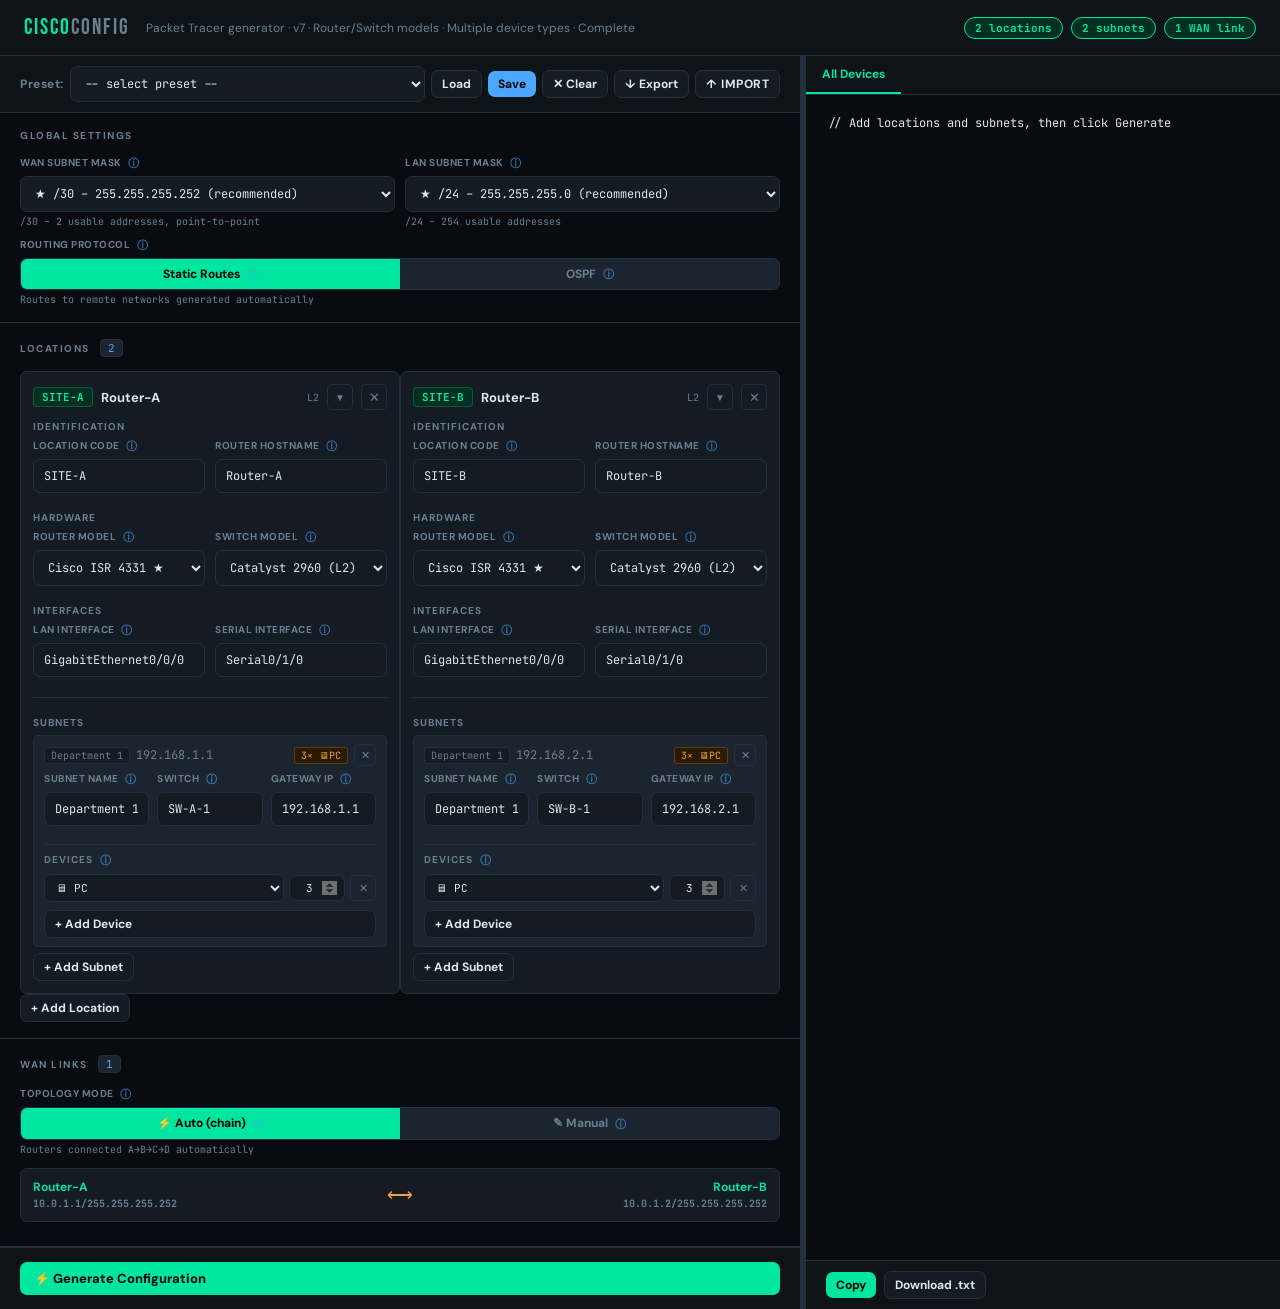
<file: index.html>
<!DOCTYPE html>
<html lang="en">
<head>
  <meta charset="UTF-8" />
  <meta name="viewport" content="width=device-width, initial-scale=1.0" />
  <title>Cisco Config Generator v7</title>
  <link href="https://fonts.googleapis.com/css2?family=JetBrains+Mono:wght@400;600;700&family=Bebas+Neue&family=DM+Sans:wght@400;500;700&display=swap" rel="stylesheet">
  <style>
    :root {
      --bg:      #080c10; --s1: #0e1318; --s2: #141b22; --s3: #1c252f;
      --border:  #243040; --text: #dce8f0; --muted: #6a8090;
      --green:   #00e5a0; --green-d: #00301f;
      --blue:    #4da6ff; --orange: #f0a040; --red: #ff5555; --r: 7px;
    }
    *, *::before, *::after { box-sizing: border-box; margin: 0; padding: 0; }
    body { font-family: 'DM Sans', sans-serif; background: var(--bg); color: var(--text); min-height: 100vh; display: flex; flex-direction: column; }

    header { display: flex; align-items: center; gap: 16px; padding: 14px 24px; border-bottom: 1px solid var(--border); background: var(--s1); flex-shrink: 0; }
    .logo { font-family: 'Bebas Neue', sans-serif; font-size: 22px; color: var(--green); letter-spacing: 2px; }
    .logo span { color: var(--muted); }
    .tagline { font-size: 12px; color: var(--muted); }
    .header-pills { margin-left: auto; display: flex; gap: 8px; }
    .pill { font-size: 11px; font-weight: 700; font-family: 'JetBrains Mono', monospace; padding: 3px 10px; border-radius: 999px; border: 1px solid var(--border); color: var(--muted); }
    .pill.active { background: var(--green-d); color: var(--green); border-color: var(--green); }

    .app { display: flex; flex: 1; overflow: hidden; height: calc(100vh - 53px); }
    .left { width: 800px; min-width: 280px; overflow-y: auto; border-right: none; display: flex; flex-direction: column; }
    .resizer { width: 5px; background: var(--border); cursor: col-resize; flex-shrink: 0; transition: background .15s; }
    .resizer:hover, .resizer.dragging { background: var(--blue); }
    .right { flex: 1; min-width: 260px; display: flex; flex-direction: column; overflow: hidden; border-left: 1px solid var(--border); }

    .section { padding: 16px 20px; border-bottom: 1px solid var(--border); }
    .section-head { display: flex; align-items: center; gap: 10px; margin-bottom: 14px; }
    .section-title { font-size: 10px; font-weight: 700; color: var(--muted); text-transform: uppercase; letter-spacing: 1.5px; }
    .section-head .count { font-family: 'JetBrains Mono', monospace; font-size: 11px; background: var(--s3); color: var(--blue); border: 1px solid var(--border); border-radius: 4px; padding: 1px 7px; }

    .row2 { display: grid; grid-template-columns: 1fr 1fr; gap: 10px; }
    .row3 { display: grid; grid-template-columns: 1fr 1fr 1fr; gap: 8px; }
    .row4 { display: grid; grid-template-columns: 1fr 1fr 1fr 1fr; gap: 8px; }
    .field { margin-bottom: 10px; }
    .field:last-child { margin-bottom: 0; }
    label { display: block; font-size: 10px; font-weight: 700; color: var(--muted); text-transform: uppercase; letter-spacing: 0.5px; margin-bottom: 5px; }
    input, select { width: 100%; background: var(--s2); border: 1px solid var(--border); border-radius: var(--r); color: var(--text); font-family: 'JetBrains Mono', monospace; font-size: 12px; padding: 8px 10px; transition: border-color .15s; }
    input:focus, select:focus { outline: none; border-color: var(--blue); }
    input::placeholder { color: var(--muted); }
    input[type=number] { -moz-appearance: textfield; }
    input[type=number]::-webkit-inner-spin-button { opacity: 0.4; }
    .hint { font-size: 10px; color: var(--muted); margin-top: 3px; font-family: 'JetBrains Mono', monospace; }

    .card { background: var(--s2); border: 1px solid var(--border); border-radius: var(--r); padding: 12px; margin-bottom: 8px; }
    .card-head { display: flex; align-items: center; gap: 8px; margin-bottom: 10px; }
    .card-badge { font-family: 'JetBrains Mono', monospace; font-size: 11px; font-weight: 700; padding: 2px 8px; border-radius: 4px; background: var(--green-d); color: var(--green); border: 1px solid rgba(0,229,160,.25); }
    .card-badge.blue   { background: #0a1e35; color: var(--blue);   border-color: rgba(77,166,255,.25); }
    .card-badge.orange { background: #2a1a00; color: var(--orange); border-color: rgba(240,160,64,.25); }
    .card-badge.purple { background: #1a0a2e; color: #b088ff;       border-color: rgba(176,136,255,.25); }
    .card-title { font-weight: 700; font-size: 13px; flex: 1; overflow: hidden; text-overflow: ellipsis; white-space: nowrap; }
    .icon-btn { background: none; border: 1px solid var(--border); color: var(--muted); width: 26px; height: 26px; border-radius: 5px; cursor: pointer; display: flex; align-items: center; justify-content: center; font-size: 13px; flex-shrink: 0; transition: border-color .15s, color .15s; }
    .icon-btn:hover { border-color: var(--red); color: var(--red); }
    .icon-btn.expand { font-size: 10px; }
    .icon-btn.expand:hover { border-color: var(--blue); color: var(--blue); }

    .subnet-list { margin-top: 10px; padding-top: 10px; border-top: 1px solid var(--border); }
    .subnet-item { background: var(--s3); border: 1px solid var(--border); border-radius: 5px; padding: 8px 10px; margin-bottom: 6px; }
    .subnet-item-head { display: flex; align-items: center; gap: 6px; margin-bottom: 6px; }
    .subnet-tag { font-family: 'JetBrains Mono', monospace; font-size: 10px; background: var(--s2); border: 1px solid var(--border); border-radius: 3px; padding: 1px 6px; color: var(--muted); }
    .device-badge { font-size: 10px; font-family: 'JetBrains Mono', monospace; color: var(--orange); background: #2a1a00; border: 1px solid rgba(240,160,64,.25); border-radius: 3px; padding: 1px 6px; white-space: nowrap; max-width: 160px; overflow: hidden; text-overflow: ellipsis; }

    .device-row { display: grid; grid-template-columns: 1fr 56px 26px; gap: 5px; margin-bottom: 4px; align-items: center; }
    .device-row select, .device-row input { font-size: 11px; padding: 5px 7px; }
    .device-row .icon-btn { width: 26px; height: 26px; font-size: 11px; }

    .wan-item { background: var(--s2); border: 1px solid var(--border); border-radius: var(--r); padding: 10px 12px; margin-bottom: 8px; display: grid; grid-template-columns: 1fr auto 1fr; gap: 10px; align-items: center; }
    .wan-arrow { color: var(--orange); font-size: 18px; text-align: center; }

    .btn { display: inline-flex; align-items: center; gap: 6px; padding: 8px 14px; border-radius: var(--r); font-family: 'DM Sans', sans-serif; font-weight: 700; font-size: 13px; cursor: pointer; border: none; transition: opacity .15s, transform .1s; white-space: nowrap; }
    .btn:active { transform: scale(.97); }
    .btn-green  { background: var(--green);  color: #000; } .btn-green:hover  { opacity:.85; }
    .btn-ghost  { background: var(--s2);     color: var(--text); border: 1px solid var(--border); } .btn-ghost:hover { border-color: var(--muted); }
    .btn-blue   { background: var(--blue);   color: #000; } .btn-blue:hover   { opacity:.85; }
    .btn-orange { background: var(--orange); color: #000; }
    .btn-sm { padding: 5px 10px; font-size: 12px; }

    #clearBtn { position: relative; overflow: hidden; user-select: none; }
    #clearBtn::after { content: ''; position: absolute; left: 0; top: 0; height: 100%; width: 0%; background: var(--red); opacity: 0.35; transition: none; border-radius: var(--r); }
    #clearBtn.holding::after { width: 100%; transition: width 1.5s linear; }

    .toggle-group { display: flex; background: var(--s3); border: 1px solid var(--border); border-radius: var(--r); overflow: hidden; }
    .toggle-opt { flex: 1; padding: 7px 10px; text-align: center; cursor: pointer; font-size: 12px; font-weight: 700; color: var(--muted); transition: all .15s; white-space: nowrap; }
    .toggle-opt.active { background: var(--green); color: #000; }
    .toggle-opt.active-blue { background: var(--blue); color: #000; }

    .gen-bar { padding: 14px 20px; background: var(--s1); border-top: 1px solid var(--border); flex-shrink: 0; }
    #validErr { display: none; padding: 10px 20px; background: #1a0505; border-top: 1px solid var(--red); color: var(--red); font-size: 11px; font-family: 'JetBrains Mono', monospace; line-height: 1.8; }

    .tabs { display: flex; border-bottom: 1px solid var(--border); background: var(--s1); overflow-x: auto; flex-shrink: 0; }
    .tab { padding: 10px 16px; font-size: 12px; font-weight: 700; cursor: pointer; border-bottom: 2px solid transparent; color: var(--muted); white-space: nowrap; transition: color .15s; }
    .tab.active { color: var(--green); border-bottom-color: var(--green); }
    .tab:hover:not(.active) { color: var(--text); }
    pre { flex: 1; overflow: auto; padding: 18px 22px; font-family: 'JetBrains Mono', monospace; font-size: 12px; line-height: 1.8; color: var(--text); white-space: pre; background: transparent; }
    .out-bar { padding: 10px 20px; border-top: 1px solid var(--border); background: var(--s1); display: flex; gap: 8px; align-items: center; flex-shrink: 0; }
    .status { font-size: 11px; color: var(--muted); margin-left: auto; font-family: 'JetBrains Mono', monospace; }

    .toolbar { display: flex; gap: 6px; align-items: center; padding: 10px 20px; background: var(--s1); border-bottom: 1px solid var(--border); flex-shrink: 0; flex-wrap: wrap; }
    .toolbar select { flex: 1; min-width: 160px; }
    .toolbar .lbl { display: inline; margin: 0; text-transform: none; font-size: 12px; color: var(--muted); white-space: nowrap; }

    #locationList { display: grid; grid-template-columns: repeat(auto-fill, minmax(320px, 1fr)); gap: 0; }
    #locationList .card { margin-bottom: 0; }
    .empty { text-align: center; padding: 24px; color: var(--muted); font-size: 13px; }
    .empty span { display: block; font-size: 24px; margin-bottom: 8px; }

    ::-webkit-scrollbar { width: 6px; height: 6px; }
    ::-webkit-scrollbar-track { background: transparent; }
    ::-webkit-scrollbar-thumb { background: var(--border); border-radius: 3px; }

    .sub-label { font-size: 10px; font-weight: 700; color: var(--muted); text-transform: uppercase; letter-spacing: 1px; margin: 8px 0 6px; }
    .divider { border: none; border-top: 1px solid var(--border); margin: 8px 0; }

    .tip-icon { cursor: help; color: var(--blue); font-size: 11px; margin-left: 4px; opacity: 0.6; font-family: 'DM Sans', sans-serif; font-weight: 700; text-transform: none; letter-spacing: 0; user-select: none; vertical-align: middle; }
    .tip-wrap:hover .tip-icon { opacity: 1; }

    #g-tip { display: none; position: fixed; z-index: 9999; background: var(--s3); border: 1px solid var(--blue); border-radius: var(--r); padding: 10px 13px; width: 270px; font-size: 11px; line-height: 1.65; color: var(--text); font-family: 'DM Sans', sans-serif; font-weight: 400; pointer-events: none; box-shadow: 0 8px 28px rgba(0,0,0,0.65); white-space: normal; }
    #g-tip b { color: var(--blue); }
    #g-tip-arrow { position: absolute; width: 0; height: 0; border: 5px solid transparent; }
    #g-tip-arrow.down { border-top-color: var(--blue); top: 100%; }
    #g-tip-arrow.up   { border-bottom-color: var(--blue); bottom: 100%; }
  </style>
</head>
<body>

<header>
  <div class="logo">CISCO<span>CONFIG</span></div>
  <div class="tagline">Packet Tracer generator · v7 · Router/Switch models · Multiple device types · Complete</div>
  <div class="header-pills">
    <div class="pill active" id="pillLoc">0 locations</div>
    <div class="pill" id="pillSubnet">0 subnets</div>
    <div class="pill" id="pillWan">0 WAN links</div>
  </div>
</header>

<div class="app">
  <div class="left">

    <!-- Toolbar -->
    <div class="toolbar">
      <label class="lbl">Preset:</label>
      <select id="presetSel"></select>
      <button class="btn btn-ghost btn-sm" id="loadPresetBtn">Load</button>
      <button class="btn btn-blue  btn-sm" id="savePresetBtn">Save</button>
      <button class="btn btn-ghost btn-sm" id="clearBtn"    title="Reset to blank project">✕ Clear</button>
      <button class="btn btn-ghost btn-sm" id="exportBtn"   title="Export project as JSON">↓ Export</button>
      <label  class="btn btn-ghost btn-sm" title="Import project from JSON" style="cursor:pointer;margin:0;">
        ↑ Import<input type="file" accept=".json" id="importFile" style="display:none;" />
      </label>
    </div>

    <!-- Global Settings -->
    <div class="section">
      <div class="section-head"><div class="section-title">Global Settings</div></div>
      <div class="row2">
        <div class="field">
          <label>WAN Subnet Mask <span class="tip-wrap" data-what="Subnet mask for serial WAN links between routers." data-why="/30 gives only 2 usable addresses — perfect for point-to-point links. Never use /27 or larger on WAN."><span class="tip-icon">ⓘ</span></span></label>
          <select id="wanMask">
            <option value="255.255.255.252">★ /30 – 255.255.255.252 (recommended)</option>
            <option value="255.255.255.248">   /29 – 255.255.255.248</option>
            <option value="255.255.255.240">   /28 – 255.255.255.240</option>
          </select>
          <div class="hint" id="wanMaskHint">/30 – 2 usable addresses, point-to-point</div>
        </div>
        <div class="field">
          <label>LAN Subnet Mask <span class="tip-wrap" data-what="Subnet mask for all local networks (LAN)." data-why="/24 gives 254 usable addresses and is easy to understand — industry standard for internal office networks."><span class="tip-icon">ⓘ</span></span></label>
          <select id="lanMask">
            <option value="255.255.255.0">  ★ /24 – 255.255.255.0   (recommended)</option>
            <option value="255.255.255.128">   /25 – 255.255.255.128</option>
            <option value="255.255.255.192">   /26 – 255.255.255.192</option>
            <option value="255.255.255.224">   /27 – 255.255.255.224</option>
            <option value="255.255.254.0">     /23 – 255.255.254.0</option>
            <option value="255.255.252.0">     /22 – 255.255.252.0</option>
          </select>
          <div class="hint" id="lanMaskHint">/24 – 254 usable addresses</div>
        </div>
      </div>
      <div class="field">
        <label>Routing Protocol <span class="tip-wrap" data-what="Determines how routers learn about remote networks." data-why="Static Routes is simplest for labs. OSPF is more realistic and scales better — recommended for 3+ locations."><span class="tip-icon">ⓘ</span></span></label>
        <div class="toggle-group">
          <div class="toggle-opt active" id="protoStatic" onclick="setRoutingProtocol('static')">Static Routes <span class="tip-wrap" data-what="Manual static routes to each remote network." data-why="Easiest to understand. Perfect for labs with 2–3 locations."><span class="tip-icon">ⓘ</span></span></div>
          <div class="toggle-opt" id="protoOspf"   onclick="setRoutingProtocol('ospf')">OSPF <span class="tip-wrap" data-what="Open Shortest Path First — dynamic routing that automatically shares routing tables." data-why="Scales better. Used in most enterprise networks. Choose for realistic setups."><span class="tip-icon">ⓘ</span></span></div>
        </div>
        <div class="hint" id="protoHint">Routes to remote networks generated automatically</div>
      </div>
    </div>

    <!-- Locations -->
    <div class="section">
      <div class="section-head">
        <div class="section-title">Locations</div>
        <div class="count" id="locCount">0</div>
      </div>
      <div id="locationList"></div>
      <button class="btn btn-ghost btn-sm" id="addLocBtn">+ Add Location</button>
    </div>

    <!-- WAN Links -->
    <div class="section">
      <div class="section-head">
        <div class="section-title">WAN Links</div>
        <div class="count" id="wanCount">0</div>
      </div>
      <div class="field" style="margin-bottom:12px;">
        <label>Topology Mode <span class="tip-wrap" data-what="Determines how WAN links are configured." data-why="Auto is fastest for linear networks. Manual gives full control."><span class="tip-icon">ⓘ</span></span></label>
        <div class="toggle-group">
          <div class="toggle-opt active" id="modeAuto"   onclick="setWanMode('auto')">⚡ Auto (chain) <span class="tip-wrap" data-what="Connects routers in a chain: A→B→C→D." data-why="WAN IPs are set automatically. Use for linear topologies."><span class="tip-icon">ⓘ</span></span></div>
          <div class="toggle-opt"        id="modeManual" onclick="setWanMode('manual')">✎ Manual <span class="tip-wrap" data-what="You define which routers are connected." data-why="Use for star, hub-and-spoke, or mesh topology."><span class="tip-icon">ⓘ</span></span></div>
        </div>
        <div class="hint" id="modeHint">Routers connected A→B→C→D automatically</div>
      </div>
      <div id="wanList"></div>
      <div id="wanManualAdd" style="display:none;">
        <button class="btn btn-ghost btn-sm" id="addWanBtn">+ Add WAN Link</button>
      </div>
    </div>

    <div id="validErr"></div>
    <div class="gen-bar">
      <button class="btn btn-green" style="width:100%;" id="generateBtn">⚡ Generate Configuration</button>
    </div>
  </div>

  <!-- RESIZER -->
  <div class="resizer" id="resizer"></div>

  <!-- RIGHT -->
  <div class="right">
    <div class="tabs" id="tabBar"><div class="tab active" data-key="all">All Devices</div></div>
    <pre id="output">// Add locations and subnets, then click Generate</pre>
    <div class="out-bar">
      <button class="btn btn-green btn-sm" id="copyBtn">Copy</button>
      <button class="btn btn-ghost btn-sm" id="downloadBtn">Download .txt</button>
      <span class="status" id="statusMsg"></span>
    </div>
  </div>
</div>

<datalist id="serialIfList">
  <option value="Serial0/1/0">ISR 4000 (standard)</option>
  <option value="Serial0/0/0">ISR 2900/3900</option>
  <option value="Serial0/0">2600 series</option>
</datalist>

<div id="g-tip"><div id="g-tip-inner"></div><div id="g-tip-arrow" class="down"></div></div>

<script>
// ═══════════════════════════════════════════════
//  CONSTANTS
// ═══════════════════════════════════════════════
const ROUTER_MODELS = {
  ISR4331: { label: 'Cisco ISR 4331 ★', lanIf: 'GigabitEthernet0/0/0', serialIf: 'Serial0/1/0'  },
  ISR2901: { label: 'Cisco ISR 2901',   lanIf: 'GigabitEthernet0/0',   serialIf: 'Serial0/0/0'  },
  ISR1941: { label: 'Cisco ISR 1941',   lanIf: 'GigabitEthernet0/0',   serialIf: 'Serial0/0/0'  },
  C2811:   { label: 'Cisco 2811',       lanIf: 'FastEthernet0/0',      serialIf: 'Serial0/0/0'  },
};

const SWITCH_MODELS = {
  C2960: { label: 'Catalyst 2960 (L2) ★', type: 'l2' },
  C3560: { label: 'Catalyst 3560 (L3)',    type: 'l3' },
  C3650: { label: 'Catalyst 3650 (L3)',    type: 'l3' },
};

const DEVICE_TYPES = ['PC', 'Laptop', 'Server', 'Printer', 'IP Phone'];
const DEVICE_ICONS = { PC: '🖥', Laptop: '💻', Server: '🖧', Printer: '🖨', 'IP Phone': '📞' };

// ═══════════════════════════════════════════════
//  STATE
// ═══════════════════════════════════════════════
let locations       = [];
let wanLinks        = [];
let wanMode         = 'auto';
let routingProtocol = 'static';
let sections        = {};
let activeTab       = 'all';
let locIdSeq = 0, subIdSeq = 0, wanIdSeq = 0;

// ═══════════════════════════════════════════════
//  UTILS
// ═══════════════════════════════════════════════
const uid    = () => ++locIdSeq;
const subUid = () => ++subIdSeq;
const wanUid = () => ++wanIdSeq;

function networkAddr(ip, mask) {
  if (!ip || !mask) return '0.0.0.0';
  return ip.split('.').map((x,i) => Number(x) & Number(mask.split('.')[i])).join('.');
}
function wildcardMask(mask) { return mask.split('.').map(n => 255 - parseInt(n)).join('.'); }
function cidrLen(mask) {
  const m = {'255.255.255.252':'/30','255.255.255.248':'/29','255.255.255.240':'/28',
    '255.255.255.0':'/24','255.255.255.128':'/25','255.255.255.192':'/26',
    '255.255.255.224':'/27','255.255.254.0':'/23','255.255.252.0':'/22'};
  return m[mask]||'';
}
function maskHosts(mask) {
  const h = {'255.255.255.252':2,'255.255.255.248':6,'255.255.255.240':14,
    '255.255.255.0':254,'255.255.255.128':126,'255.255.255.192':62,
    '255.255.255.224':30,'255.255.254.0':510,'255.255.252.0':1022};
  return h[mask]||'?';
}
function isValidIp(ip) {
  if (!ip) return false;
  const p = ip.split('.');
  if (p.length !== 4) return false;
  return p.every(x => { const n=parseInt(x); return !isNaN(n)&&n>=0&&n<=255&&String(n)===x; });
}
function v(id) { return (document.getElementById(id)||{value:''}).value.trim(); }
function getLoc(id) { return locations.find(l => l.id === id); }

// Transit subnet for L3 switch: 172.16.{idx+1}.0/30
function transitIps(locIdx) {
  return { router: `172.16.${locIdx+1}.1`, sw: `172.16.${locIdx+1}.2`, mask: '255.255.255.252', net: `172.16.${locIdx+1}.0` };
}

// Total device count for a subnet
function totalDevices(s) {
  return (s.devices||[]).reduce((a,d) => a + (d.count||1), 0);
}

// Summary badge text: "2× PC + 1× Laptop"
function deviceSummary(s) {
  const parts = (s.devices||[]).filter(d=>d.count>0).map(d => `${d.count}× ${DEVICE_ICONS[d.type]||''}${d.type}`);
  return parts.join(' + ') || '—';
}

// Generate flat IP+label list for all device groups in a subnet
function allDeviceIps(gwIp, devices) {
  const base = gwIp.replace(/\.\d+$/, '');
  const entries = [];
  let offset = 10;
  (devices||[]).forEach(d => {
    for (let i = 0; i < (d.count||1); i++) {
      const label = (d.count||1) === 1 ? d.type : `${d.type}-${i+1}`;
      entries.push({ label, ip: `${base}.${offset}`, type: d.type });
      offset++;
    }
  });
  return entries;
}

// ═══════════════════════════════════════════════
//  TOOLTIP
// ═══════════════════════════════════════════════
function tip(what, why) {
  const w = what.replace(/"/g,'&quot;'), y = why.replace(/"/g,'&quot;');
  return `<span class="tip-wrap" data-what="${w}" data-why="${y}"><span class="tip-icon">ⓘ</span></span>`;
}
(function() {
  const gTip=document.getElementById('g-tip'), gI=document.getElementById('g-tip-inner'), gA=document.getElementById('g-tip-arrow');
  const W=270, M=8;
  document.addEventListener('mouseover', e => {
    const icon = e.target.closest('.tip-icon'); if (!icon) return;
    const wrap = icon.closest('.tip-wrap'); if (!wrap||!wrap.dataset.what) return;
    gI.innerHTML = `<b>What:</b> ${wrap.dataset.what}<br><br><b>Why:</b> ${wrap.dataset.why}`;
    gTip.style.display = 'block';
    const r = icon.getBoundingClientRect(), h = gTip.offsetHeight;
    const below = r.top < h + M + 10;
    const top   = below ? r.bottom + M : r.top - h - M;
    let left = r.left + r.width/2 - W/2;
    left = Math.max(M, Math.min(left, window.innerWidth - W - M));
    gTip.style.top = top+'px'; gTip.style.left = left+'px';
    const aLeft = (r.left + r.width/2) - left - 5;
    gA.style.left = Math.max(8, Math.min(aLeft, W-18))+'px';
    if (below) { gA.className='up'; gA.style.bottom='100%'; gA.style.top=''; }
    else        { gA.className='down'; gA.style.top='100%'; gA.style.bottom=''; }
  });
  document.addEventListener('mouseout', e => {
    const icon = e.target.closest('.tip-icon'); if (!icon) return;
    const wrap = icon.closest('.tip-wrap');
    if (wrap && !wrap.contains(e.relatedTarget)) gTip.style.display = 'none';
  });
})();

// ═══════════════════════════════════════════════
//  RENDER LOCATIONS
// ═══════════════════════════════════════════════
function renderLocations() {
  const el = document.getElementById('locationList');
  if (!locations.length) { el.innerHTML='<div class="empty"><span>📍</span>No locations yet</div>'; updatePills(); return; }
  el.innerHTML = '';
  locations.forEach(loc => {
    const swModel = Object.entries(SWITCH_MODELS).find(([,m]) => m.type === loc.switchType)?.[0] || 'C2960';
    const div = document.createElement('div');
    div.className = 'card'; div.id = 'loc-' + loc.id;
    div.innerHTML = `
      <div class="card-head">
        <span class="card-badge">${loc.name||'LOC'}</span>
        <span class="card-title">${loc.routerName||'Router'}</span>
        <span style="font-size:10px;color:var(--muted);font-family:'JetBrains Mono',monospace;white-space:nowrap;">${loc.switchType==='l3'?'L3':'L2'}</span>
        <button class="icon-btn expand" onclick="toggleLocExpand(${loc.id})">▼</button>
        <button class="icon-btn" onclick="removeLoc(${loc.id})">✕</button>
      </div>
      <div class="loc-body" id="locbody-${loc.id}">

        <div class="sub-label">Identification</div>
        <div class="row2">
          <div class="field">
            <label>Location Code ${tip('Short code for the location.','Used in hostname and config. Short codes are easier to read.')}</label>
            <input value="${loc.name}" placeholder="KVG" oninput="updateLoc(${loc.id},'name',this.value)" />
          </div>
          <div class="field">
            <label>Router Hostname ${tip('The hostname the router gets in the configuration.','Clear hostnames make it easy to identify devices in show commands.')}</label>
            <input value="${loc.routerName}" placeholder="Router-KVG" oninput="updateLoc(${loc.id},'routerName',this.value)" />
          </div>
        </div>

        <div class="sub-label">Hardware</div>
        <div class="row2">
          <div class="field">
            <label>Router Model ${tip('The Cisco router model used at this location.','Select model to auto-fill correct interface names. Different models have different ports.')}</label>
            <select onchange="applyRouterModel(${loc.id},this.value)">
              ${Object.entries(ROUTER_MODELS).map(([k,m])=>`<option value="${k}"${loc.routerModel===k?' selected':''}>${m.label}</option>`).join('')}
            </select>
          </div>
          <div class="field">
            <label>Switch Model ${tip('Catalyst 2960 is an L2 switch (trunk/access). Catalyst 3560/3650 is L3 and handles inter-VLAN routing itself.','L3 switch eliminates the need for router-on-a-stick. More realistic for enterprise networks, but more complex configuration.')}</label>
            <select onchange="applySwitch(${loc.id},this.value)">
              ${Object.entries(SWITCH_MODELS).map(([k,m])=>`<option value="${k}"${swModel===k?' selected':''}>${m.label}</option>`).join('')}
            </select>
          </div>
        </div>

        <div class="sub-label">Interfaces</div>
        <div class="row2">
          <div class="field">
            <label>LAN Interface ${tip('Physical port on the router facing LAN.','Auto-filled by router model. Change only if needed.')}</label>
            <input value="${loc.lanIf}" placeholder="GigabitEthernet0/0/0" oninput="updateLoc(${loc.id},'lanIf',this.value)" />
          </div>
          <div class="field">
            <label>Serial Interface ${tip('Serial port for WAN. Used only in L2 switch mode (not L3).','Auto-filled by router model.')}</label>
            <input value="${loc.serialIf||'Serial0/1/0'}" list="serialIfList" oninput="updateLoc(${loc.id},'serialIf',this.value)" />
          </div>
        </div>

        <div class="subnet-list">
          <div class="sub-label">Subnets</div>
          <div id="subnets-${loc.id}"></div>
          <button class="btn btn-ghost btn-sm" onclick="addSubnet(${loc.id})">+ Add Subnet</button>
        </div>
      </div>`;
    el.appendChild(div);
    renderSubnets(loc.id);
  });
  if (wanMode==='auto') buildAutoWan();
  renderWanLinks();
  updatePills();
}

function toggleLocExpand(id) {
  const body=document.getElementById('locbody-'+id), btn=body.previousElementSibling.querySelector('.expand');
  const h=body.style.display==='none'; body.style.display=h?'':'none'; btn.textContent=h?'▲':'▼';
}

function renderSubnets(locId) {
  const loc=getLoc(locId), el=document.getElementById('subnets-'+locId);
  if (!el) return;
  if (!loc.subnets.length) { el.innerHTML=''; return; }
  el.innerHTML='';
  loc.subnets.forEach(s => {
    const summary = deviceSummary(s);
    const devRows = (s.devices||[]).map((dv,idx) => `
      <div class="device-row">
        <select onchange="updateDevice(${locId},${s.id},${idx},'type',this.value)">
          ${DEVICE_TYPES.map(t=>`<option value="${t}"${dv.type===t?' selected':''}>${DEVICE_ICONS[t]||''} ${t}</option>`).join('')}
        </select>
        <input type="number" min="1" max="50" value="${dv.count||1}" style="text-align:center;" oninput="updateDevice(${locId},${s.id},${idx},'count',Math.max(1,parseInt(this.value)||1))" />
        <button class="icon-btn" onclick="removeDevice(${locId},${s.id},${idx})" title="Remove device">✕</button>
      </div>`).join('');

    const d = document.createElement('div');
    d.className = 'subnet-item';
    d.innerHTML = `
      <div class="subnet-item-head">
        <span class="subnet-tag">${s.name||'subnet'}</span>
        <span style="flex:1;font-size:12px;color:var(--muted);font-family:'JetBrains Mono',monospace;">${s.gwIp||'—'}</span>
        <span class="device-badge" title="${summary}">${summary}</span>
        <button class="icon-btn" style="width:22px;height:22px;font-size:11px;" onclick="removeSubnet(${locId},${s.id})">✕</button>
      </div>
      <div class="row3">
        <div class="field">
          <label>Subnet Name ${tip('Descriptive name for the subnet.','Used as VLAN name and DHCP pool name.')}</label>
          <input value="${s.name}" placeholder="Management" oninput="updateSubnet(${locId},${s.id},'name',this.value)" />
        </div>
        <div class="field">
          <label>Switch ${tip('Hostname of the switch for this subnet.','The switch gets automatically generated configuration.')}</label>
          <input value="${s.switchName}" placeholder="SW-KVG-1" oninput="updateSubnet(${locId},${s.id},'switchName',this.value)" />
        </div>
        <div class="field">
          <label>Gateway IP ${tip('The IP address that is the gateway for the subnet.','.1 as the last octet is convention. PCs use this as the default gateway.')}</label>
          <input value="${s.gwIp}" placeholder="192.168.1.1" oninput="updateSubnet(${locId},${s.id},'gwIp',this.value)" />
        </div>
      </div>
      <hr class="divider">
      <div class="sub-label">Devices ${tip('Add one or more device types to this subnet.','E.g. 2× PC + 1× Laptop. Generates full IP list in PC Setup. IP addresses assigned from .10 upward.')}</div>
      <div id="devrows-${locId}-${s.id}">${devRows}</div>
      <button class="btn btn-ghost btn-sm" style="margin-top:4px;width:100%;" onclick="addDevice(${locId},${s.id})">+ Add Device</button>`;
    el.appendChild(d);
  });
}

// ═══════════════════════════════════════════════
//  LOCATION CRUD
// ═══════════════════════════════════════════════
function addLocation(data={}) {
  const id=uid();
  const model = ROUTER_MODELS[data.routerModel] || ROUTER_MODELS.ISR4331;
  locations.push({
    id,
    name:        data.name        || '',
    routerName:  data.routerName  || '',
    routerModel: data.routerModel || 'ISR4331',
    switchType:  data.switchType  || 'l2',
    lanIf:       data.lanIf       || model.lanIf,
    serialIf:    data.serialIf    || model.serialIf,
    lanIp:       data.lanIp       || '',
    subnets:     (data.subnets||[]).map(s=>({
      id: subUid(),
      name:       s.name       || '',
      switchName: s.switchName || '',
      gwIp:       s.gwIp       || '',
      // support both new (devices[]) and legacy (deviceType/deviceCount) format
      devices: s.devices
        ? s.devices.map(d=>({type:d.type||'PC', count:d.count||1}))
        : [{type: s.deviceType||'PC', count: s.deviceCount||1}]
    }))
  });
  renderLocations();
}
function removeLoc(id) {
  locations=locations.filter(l=>l.id!==id);
  wanLinks=wanLinks.filter(w=>w.fromId!==id&&w.toId!==id);
  renderLocations();
}
function updateLoc(id,key,val) {
  const loc=getLoc(id); if(loc){loc[key]=val;updatePills();if(wanMode==='auto')buildAutoWan();}
}
function applyRouterModel(locId, modelKey) {
  const loc=getLoc(locId); if(!loc) return;
  const model=ROUTER_MODELS[modelKey]; if(!model) return;
  loc.routerModel=modelKey; loc.lanIf=model.lanIf; loc.serialIf=model.serialIf;
  renderLocations();
}
function applySwitch(locId, swKey) {
  const loc=getLoc(locId); if(!loc) return;
  const sw=SWITCH_MODELS[swKey]; if(!sw) return;
  loc.switchType=sw.type; loc.switchModel=swKey;
  renderLocations();
}
function addSubnet(locId) {
  const loc=getLoc(locId); if(!loc) return;
  loc.subnets.push({id:subUid(), name:'', switchName:'', gwIp:'', devices:[{type:'PC',count:1}]});
  renderSubnets(locId); updatePills();
}
function removeSubnet(locId,subId) {
  const loc=getLoc(locId); if(!loc) return;
  loc.subnets=loc.subnets.filter(s=>s.id!==subId);
  renderSubnets(locId); updatePills();
}
function updateSubnet(locId,subId,key,val) {
  const loc=getLoc(locId); if(!loc) return;
  const s=loc.subnets.find(x=>x.id===subId);
  if(s){s[key]=val;renderSubnets(locId);updatePills();}
}

// Device rows within a subnet
function addDevice(locId, subId) {
  const loc=getLoc(locId); if(!loc) return;
  const s=loc.subnets.find(x=>x.id===subId); if(!s) return;
  s.devices.push({type:'PC', count:1});
  renderSubnets(locId); updatePills();
}
function removeDevice(locId, subId, devIdx) {
  const loc=getLoc(locId); if(!loc) return;
  const s=loc.subnets.find(x=>x.id===subId); if(!s) return;
  if(s.devices.length<=1){alert('A subnet must have at least one device type.');return;}
  s.devices.splice(devIdx,1);
  renderSubnets(locId); updatePills();
}
function updateDevice(locId, subId, devIdx, key, val) {
  const loc=getLoc(locId); if(!loc) return;
  const s=loc.subnets.find(x=>x.id===subId); if(!s) return;
  if(s.devices[devIdx]) s.devices[devIdx][key] = key==='count' ? parseInt(val)||1 : val;
  renderSubnets(locId); updatePills();
}

// ═══════════════════════════════════════════════
//  WAN LINKS
// ═══════════════════════════════════════════════
function setWanMode(mode) {
  wanMode=mode;
  document.getElementById('modeAuto').classList.toggle('active',mode==='auto');
  document.getElementById('modeManual').classList.toggle('active',mode==='manual');
  document.getElementById('wanManualAdd').style.display=mode==='manual'?'':'none';
  document.getElementById('modeHint').textContent=mode==='auto'?'Routers connected A→B→C→D automatically':'Define each WAN link manually';
  if(mode==='auto') buildAutoWan();
  renderWanLinks();
}
function buildAutoWan() {
  wanLinks=[];
  for(let i=0;i<locations.length-1;i++){
    const a=locations[i],b=locations[i+1];
    wanLinks.push({id:wanUid(),fromId:a.id,toId:b.id,ipFrom:`10.0.${i+1}.1`,ipTo:`10.0.${i+1}.2`});
  }
  updatePills();
}
function addManualWan() {
  if(locations.length<2){alert('Add at least 2 locations first.');return;}
  wanLinks.push({id:wanUid(),fromId:locations[0].id,toId:locations[1].id,ipFrom:`10.0.${wanLinks.length+1}.1`,ipTo:`10.0.${wanLinks.length+1}.2`});
  renderWanLinks(); updatePills();
}
function removeWan(id){wanLinks=wanLinks.filter(w=>w.id!==id);renderWanLinks();updatePills();}
function updateWan(id,key,val){const w=wanLinks.find(x=>x.id===id);if(w)w[key]=(key==='fromId'||key==='toId')?parseInt(val):val;}
function renderWanLinks() {
  const el=document.getElementById('wanList'); el.innerHTML='';
  if(!wanLinks.length){el.innerHTML='<div class="empty" style="padding:10px 0;font-size:12px;">No WAN links</div>';return;}
  const mask=v('wanMask');
  wanLinks.forEach(w=>{
    const fL=getLoc(w.fromId),tL=getLoc(w.toId);
    const div=document.createElement('div');
    if(wanMode==='auto'){
      div.className='wan-item';
      div.innerHTML=`
        <div style="font-size:12px;font-weight:700;color:var(--green);">${fL?fL.routerName||fL.name:'?'}<br><span style="font-family:'JetBrains Mono',monospace;font-size:10px;color:var(--muted);">${w.ipFrom}/${mask}</span></div>
        <div class="wan-arrow">⟷</div>
        <div style="font-size:12px;font-weight:700;color:var(--green);text-align:right;">${tL?tL.routerName||tL.name:'?'}<br><span style="font-family:'JetBrains Mono',monospace;font-size:10px;color:var(--muted);">${w.ipTo}/${mask}</span></div>`;
    } else {
      div.className='card';
      div.innerHTML=`
        <div class="card-head">
          <span class="card-badge orange">WAN</span>
          <span class="card-title">${fL?fL.name:'?'} ⟷ ${tL?tL.name:'?'}</span>
          <button class="icon-btn" onclick="removeWan(${w.id})">✕</button>
        </div>
        <div class="row2">
          <div class="field"><label>From ${tip('DCE side — sets clock rate.','The From-router takes the DCE role automatically.')}</label>
            <select onchange="updateWan(${w.id},'fromId',this.value)">${locations.map(l=>`<option value="${l.id}"${l.id===w.fromId?' selected':''}>${l.routerName||l.name}</option>`).join('')}</select></div>
          <div class="field"><label>To ${tip('DTE side — receives the clock.','Does not need clock rate.')}</label>
            <select onchange="updateWan(${w.id},'toId',this.value)">${locations.map(l=>`<option value="${l.id}"${l.id===w.toId?' selected':''}>${l.routerName||l.name}</option>`).join('')}</select></div>
        </div>
        <div class="row2">
          <div class="field"><label>IP From ${tip('IP on the DCE router\'s serial port.','/30 convention: .1 on the From side.')}</label>
            <input value="${w.ipFrom}" oninput="updateWan(${w.id},'ipFrom',this.value)" /></div>
          <div class="field"><label>IP To ${tip('IP on the DTE router\'s serial port.','/30 convention: .2 on the To side.')}</label>
            <input value="${w.ipTo}" oninput="updateWan(${w.id},'ipTo',this.value)" /></div>
        </div>`;
    }
    el.appendChild(div);
  });
}

// ═══════════════════════════════════════════════
//  ROUTING PROTOCOL
// ═══════════════════════════════════════════════
function setRoutingProtocol(p) {
  routingProtocol=p;
  document.getElementById('protoStatic').classList.toggle('active',p==='static');
  document.getElementById('protoOspf').classList.toggle('active',p==='ospf');
  document.getElementById('protoHint').textContent=p==='static'?'Routes to remote networks generated automatically':'OSPF area 0 — dynamic routing between all devices';
}

// ═══════════════════════════════════════════════
//  VALIDATION
// ═══════════════════════════════════════════════
function validate() {
  const e=[];
  if(!locations.length){e.push('No locations defined.');return e;}
  locations.forEach(loc=>{
    if(!loc.routerName) e.push(`"${loc.name||'?'}": missing Router Hostname`);
    loc.subnets.forEach(s=>{
      if(s.gwIp&&!isValidIp(s.gwIp)) e.push(`${loc.name}›${s.name||'subnet'}: invalid Gateway IP "${s.gwIp}"`);
    });
  });
  wanLinks.forEach((w,i)=>{
    if(w.fromId===w.toId) e.push(`WAN ${i+1}: From and To are the same router`);
    if(w.ipFrom&&!isValidIp(w.ipFrom)) e.push(`WAN ${i+1}: invalid IP From "${w.ipFrom}"`);
    if(w.ipTo&&!isValidIp(w.ipTo))     e.push(`WAN ${i+1}: invalid IP To "${w.ipTo}"`);
  });
  return e;
}
function showErrors(e){const el=document.getElementById('validErr');el.innerHTML='⚠ '+e.join('<br>⚠ ');el.style.display='block';}
function hideErrors(){const el=document.getElementById('validErr');el.style.display='none';el.innerHTML='';}

// ═══════════════════════════════════════════════
//  CONFIG GENERATION
// ═══════════════════════════════════════════════
function generate() {
  if(wanMode==='auto') buildAutoWan();
  const errs=validate(); if(errs.length){showErrors(errs);return;} hideErrors();

  const lanMask=v('lanMask'), wanMask=v('wanMask');
  sections={all:''};
  const tabBar=document.getElementById('tabBar');
  tabBar.innerHTML='<div class="tab active" data-key="all">All Devices</div>';
  tabBar.querySelector('[data-key=all]').addEventListener('click',()=>showTab('all'));

  let allParts=[], allSwitchParts=[];

  locations.forEach((loc, locIdx) => {
    const myWans    = wanLinks.filter(w=>w.fromId===loc.id||w.toId===loc.id);
    const isL3      = loc.switchType==='l3';
    const subsWithIp= loc.subnets.filter(s=>s.gwIp);
    const multiSub  = subsWithIp.length>1;
    const serialIf  = loc.serialIf || ROUTER_MODELS[loc.routerModel]?.serialIf || 'Serial0/1/0';
    const transit   = transitIps(locIdx);

    // Remote subnet routes (for static routing)
    const remoteSubnets=[];
    locations.forEach(other=>{
      if(other.id===loc.id) return;
      other.subnets.forEach(s=>{
        if(!s.gwIp) return;
        const net=networkAddr(s.gwIp,lanMask);
        const direct=wanLinks.find(w=>(w.fromId===loc.id&&w.toId===other.id)||(w.toId===loc.id&&w.fromId===other.id));
        let nh='';
        if(direct) nh=direct.fromId===loc.id?direct.ipTo:direct.ipFrom;
        else if(myWans.length){const f=myWans[0];nh=f.fromId===loc.id?f.ipTo:f.ipFrom;}
        if(net&&nh) remoteSubnets.push({net,mask:lanMask,via:nh});
      });
      if(other.lanIp){
        const net=networkAddr(other.lanIp,lanMask);
        const direct=wanLinks.find(w=>(w.fromId===loc.id&&w.toId===other.id)||(w.toId===loc.id&&w.fromId===other.id));
        let nh='';
        if(direct) nh=direct.fromId===loc.id?direct.ipTo:direct.ipFrom;
        else if(myWans.length){const f=myWans[0];nh=f.fromId===loc.id?f.ipTo:f.ipFrom;}
        if(net&&nh&&!remoteSubnets.find(r=>r.net===net)) remoteSubnets.push({net,mask:lanMask,via:nh});
      }
    });

    // ════════════════════════════════
    //  ROUTER
    // ════════════════════════════════
    let cfg=`! ${'═'.repeat(56)}\n! ROUTER : ${loc.routerName||loc.name}\n! Site   : ${loc.name}  |  Model: ${ROUTER_MODELS[loc.routerModel]?.label||loc.routerModel}\n! Switch : ${isL3?'L3 (Catalyst 3560/3650) – ip routing':'L2 (Catalyst 2960) – router-on-a-stick'}\n! ${'═'.repeat(56)}\n`;
    cfg+=`enable\nconfigure terminal\n!\n`;
    cfg+=`hostname ${loc.routerName||loc.name}\n!\n`;
    cfg+=`no ip domain-lookup\n`;
    cfg+=`banner motd #\n*** ${loc.routerName||loc.name} | ${loc.name} ***\n*** Unauthorized access is prohibited ***\n#\n!\n`;
    cfg+=`enable secret cisco\n!\n`;

    // WAN interfaces
    myWans.forEach((w,idx)=>{
      const isFrom=w.fromId===loc.id, myIp=isFrom?w.ipFrom:w.ipTo;
      const remLoc=getLoc(isFrom?w.toId:w.fromId);
      const ifName=idx===0?serialIf:serialIf.replace(/(\d+)$/,m=>String(parseInt(m)+idx));
      cfg+=`! WAN → ${remLoc?remLoc.routerName||remLoc.name:'?'}\ninterface ${ifName}\n ip address ${myIp} ${wanMask}\n`;
      if(isFrom) cfg+=` clock rate 64000\n`;
      cfg+=` no shutdown\n!\n`;
    });

    // LAN side
    if(!subsWithIp.length) {
      if(loc.lanIf&&loc.lanIp) cfg+=`interface ${loc.lanIf}\n ip address ${loc.lanIp} ${lanMask}\n no shutdown\n!\n`;
    } else if(isL3) {
      cfg+=`! LAN – routed port to L3 switch (transit ${transit.net}/30)\ninterface ${loc.lanIf||'GigabitEthernet0/0/0'}\n ip address ${transit.router} ${transit.mask}\n no shutdown\n!\n`;
    } else if(!multiSub) {
      cfg+=`! LAN interface\ninterface ${loc.lanIf||'GigabitEthernet0/0/0'}\n ip address ${subsWithIp[0].gwIp} ${lanMask}\n no shutdown\n!\n`;
    } else {
      cfg+=`! LAN – Router-on-a-Stick (trunk → L2 dist switch)\ninterface ${loc.lanIf||'GigabitEthernet0/0/0'}\n no ip address\n no shutdown\n!\n`;
      subsWithIp.forEach((s,i)=>{
        const vlan=(i+1)*10;
        cfg+=`interface ${loc.lanIf||'GigabitEthernet0/0/0'}.${vlan}\n encapsulation dot1Q ${vlan}\n ip address ${s.gwIp} ${lanMask}\n no shutdown\n!\n`;
      });
    }

    // DHCP on router (L2 setup only)
    if(!isL3&&subsWithIp.length){
      cfg+=`! DHCP pools\n`;
      subsWithIp.forEach(s=>{
        const cnt=totalDevices(s);
        const base=s.gwIp.replace(/\.\d+$/,'');
        cfg+=`ip dhcp excluded-address ${s.gwIp}\n`;
        if(cnt>0) cfg+=`ip dhcp excluded-address ${base}.10 ${base}.${9+cnt}\n`;
      });
      cfg+=`!\n`;
      subsWithIp.forEach(s=>{
        const net=networkAddr(s.gwIp,lanMask);
        const pool=(s.name||'POOL').replace(/[^a-zA-Z0-9]/g,'_').toUpperCase().substring(0,20);
        cfg+=`ip dhcp pool ${pool}\n network ${net} ${lanMask}\n default-router ${s.gwIp}\n dns-server 8.8.8.8\n!\n`;
      });
    }

    // Routing
    if(routingProtocol==='ospf'){
      const rid=isL3?transit.router:(subsWithIp.length?subsWithIp[0].gwIp:myWans.length?(myWans[0].fromId===loc.id?myWans[0].ipFrom:myWans[0].ipTo):'1.1.1.1');
      cfg+=`! OSPF area 0\nrouter ospf 1\n router-id ${rid}\n`;
      myWans.forEach(w=>{
        const wIp=w.fromId===loc.id?w.ipFrom:w.ipTo;
        cfg+=` network ${networkAddr(wIp,wanMask)} ${wildcardMask(wanMask)} area 0\n`;
      });
      if(isL3){
        cfg+=` network ${networkAddr(transit.router,transit.mask)} ${wildcardMask(transit.mask)} area 0\n`;
      } else {
        subsWithIp.forEach(s=>cfg+=` network ${networkAddr(s.gwIp,lanMask)} ${wildcardMask(lanMask)} area 0\n`);
        if(!multiSub&&loc.lanIf) cfg+=` passive-interface ${loc.lanIf}\n`;
        else subsWithIp.forEach((_,i)=>cfg+=` passive-interface ${loc.lanIf||'GigabitEthernet0/0/0'}.${(i+1)*10}\n`);
      }
      cfg+=`!\n`;
    } else {
      const allRoutes=[...remoteSubnets];
      if(isL3) subsWithIp.forEach(s=>{
        const net=networkAddr(s.gwIp,lanMask);
        if(!allRoutes.find(r=>r.net===net)) allRoutes.push({net,mask:lanMask,via:transit.sw});
      });
      if(allRoutes.length){
        cfg+=`! Static routes\n`;
        allRoutes.forEach(r=>cfg+=`ip route ${r.net} ${r.mask} ${r.via}\n`);
        cfg+=`!\n`;
      }
    }

    cfg+=`line con 0\n password cisco\n login\n!\nline vty 0 4\n password cisco\n login\n transport input all\n!\nservice password-encryption\n!\nend\nwrite memory\n`;
    sections[`loc-${loc.id}`]=cfg; allParts.push(cfg);

    const tab=document.createElement('div');
    tab.className='tab'; tab.dataset.key=`loc-${loc.id}`; tab.textContent=loc.routerName||loc.name||'Router';
    tab.addEventListener('click',()=>showTab(`loc-${loc.id}`));
    tabBar.appendChild(tab);

    // ════════════════════════════════
    //  SWITCHES
    // ════════════════════════════════
    const distName=`SW-${loc.name}-DIST`;
    const vlanIds=subsWithIp.map((_,i)=>(i+1)*10);

    if(!subsWithIp.length) {
      // no subnets
    } else if(!multiSub && !isL3) {
      const sw=subsWithIp[0];
      if(sw.switchName){
        let sc=swHeader(sw.switchName,loc.name,sw.name,'L2 – Catalyst 2960');
        sc+=`interface range FastEthernet0/1-24\n switchport mode access\n!\ninterface GigabitEthernet0/1\n switchport mode access\n!\n`;
        sc+=swFooter();
        allSwitchParts.push(sc);
      }
    } else if(isL3) {
      let dc=swHeader(distName,loc.name,'Distribution','L3 – Catalyst 3560/3650 – ip routing');
      dc+=`ip routing\n!\n`;
      if(multiSub) subsWithIp.forEach((s,i)=>{ dc+=`vlan ${vlanIds[i]}\n name ${safe(s.name||`VLAN${vlanIds[i]}`)}\n!\n`; });
      dc+=`! Routed uplink to router (transit${transit.net}/30)\ninterface GigabitEthernet0/1\n no switchport\n ip address ${transit.sw} ${transit.mask}\n no shutdown\n!\n`;
      if(multiSub){
        subsWithIp.forEach((s,i)=>{
          dc+=`! SVI – gateway for ${s.name||`VLAN${vlanIds[i]}`}\ninterface Vlan${vlanIds[i]}\n ip address ${s.gwIp} ${lanMask}\n no shutdown\n!\n`;
        });
        subsWithIp.forEach((s,i)=>{
          dc+=`! Downlink to ${s.switchName||`SW-${i+1}`} (VLAN ${vlanIds[i]})\ninterface GigabitEthernet0/${i+2}\n switchport mode access\n switchport access vlan ${vlanIds[i]}\n no shutdown\n!\n`;
        });
      } else {
        const s=subsWithIp[0];
        dc+=`interface Vlan1\n ip address ${s.gwIp} ${lanMask}\n no shutdown\n!\n`;
        dc+=`! Downlink to ${s.switchName||'SW-1'}\ninterface GigabitEthernet0/2\n switchport mode access\n no shutdown\n!\n`;
      }
      // DHCP on L3 switch
      dc+=`! DHCP pools (on L3 switch)\n`;
      subsWithIp.forEach(s=>{
        const cnt=totalDevices(s), base=s.gwIp.replace(/\.\d+$/,'');
        const pool=safe(s.name||'POOL').toUpperCase().substring(0,20);
        dc+=`ip dhcp excluded-address ${s.gwIp}\n`;
        if(cnt>0) dc+=`ip dhcp excluded-address ${base}.10 ${base}.${9+cnt}\n`;
        dc+=`!\nip dhcp pool ${pool}\n network ${networkAddr(s.gwIp,lanMask)} ${lanMask}\n default-router ${s.gwIp}\n dns-server 8.8.8.8\n!\n`;
      });
      if(routingProtocol==='ospf'){
        dc+=`! OSPF area 0 (L3 switch participates)\nrouter ospf 1\n router-id ${transit.sw}\n`;
        dc+=` network ${networkAddr(transit.sw,transit.mask)} ${wildcardMask(transit.mask)} area 0\n`;
        subsWithIp.forEach(s=>dc+=` network ${networkAddr(s.gwIp,lanMask)} ${wildcardMask(lanMask)} area 0\n`);
        if(multiSub) subsWithIp.forEach((_,i)=>dc+=` passive-interface Vlan${vlanIds[i]}\n`);
        else dc+=` passive-interface Vlan1\n`;
        dc+=`!\n`;
      } else {
        dc+=`! Default route to router (for inter-site traffic)\nip route 0.0.0.0 0.0.0.0 ${transit.router}\n!\n`;
      }
      dc+=swFooter();
      allSwitchParts.push(dc);

      subsWithIp.forEach((s,i)=>{
        if(!s.switchName) return;
        const vlan=multiSub?vlanIds[i]:1;
        let sc=swHeader(s.switchName,loc.name,s.name||`VLAN ${vlan}`,'L2 – Catalyst 2960');
        if(multiSub){
          sc+=`vlan ${vlan}\n name ${safe(s.name||`VLAN${vlan}`)}\n!\n`;
          sc+=`interface GigabitEthernet0/1\n switchport mode access\n switchport access vlan ${vlan}\n no shutdown\n!\n`;
          sc+=`interface range FastEthernet0/1-24\n switchport mode access\n switchport access vlan ${vlan}\n!\n`;
        } else {
          sc+=`interface GigabitEthernet0/1\n switchport mode access\n no shutdown\n!\n`;
          sc+=`interface range FastEthernet0/1-24\n switchport mode access\n!\n`;
        }
        sc+=swFooter();
        allSwitchParts.push(sc);
      });

    } else {
      let dc=swHeader(distName,loc.name,'Distribution','L2 – Catalyst 2960 – Trunk/Distribution');
      subsWithIp.forEach((s,i)=>{ dc+=`vlan ${vlanIds[i]}\n name ${safe(s.name||`VLAN${vlanIds[i]}`)}\n!\n`; });
      dc+=`! Uplink to router (trunk)\ninterface GigabitEthernet0/1\n switchport mode trunk\n switchport trunk allowed vlan ${vlanIds.join(',')}\n!\n`;
      subsWithIp.forEach((s,i)=>{
        dc+=`! Downlink to ${s.switchName||`SW-${i+1}`} (VLAN ${vlanIds[i]})\ninterface GigabitEthernet0/${i+2}\n switchport mode trunk\n switchport trunk allowed vlan ${vlanIds[i]}\n!\n`;
      });
      dc+=swFooter();
      allSwitchParts.push(dc);
      subsWithIp.forEach((s,i)=>{
        if(!s.switchName) return;
        const vlan=vlanIds[i];
        let sc=swHeader(s.switchName,loc.name,s.name||`VLAN ${vlan}`,'L2 – Catalyst 2960');
        sc+=`vlan ${vlan}\n name ${safe(s.name||`VLAN${vlan}`)}\n!\n`;
        sc+=`! Uplink to ${distName}\ninterface GigabitEthernet0/1\n switchport mode trunk\n switchport trunk allowed vlan ${vlan}\n no shutdown\n!\n`;
        sc+=`! Access ports for devices\ninterface range FastEthernet0/1-24\n switchport mode access\n switchport access vlan ${vlan}\n!\n`;
        sc+=swFooter();
        allSwitchParts.push(sc);
      });
    }
  }); // end locations

  if(allSwitchParts.length){
    sections['switches']=allSwitchParts.join('\n\n'); allParts.push(sections['switches']);
    const swTab=document.createElement('div'); swTab.className='tab'; swTab.dataset.key='switches'; swTab.textContent='Switches';
    swTab.addEventListener('click',()=>showTab('switches')); tabBar.appendChild(swTab);
  }

  // PC Setup
  let pcs=`! ${'═'.repeat(56)}\n! PC / Laptop / Server – IP Configuration Guide\n! ${'═'.repeat(56)}\n! Packet Tracer: click device → Desktop → IP Configuration\n!\n`;
  locations.forEach(loc=>{
    if(!loc.subnets.length) return;
    pcs+=`! ══ ${loc.name} (${loc.routerName}) ══\n!\n`;
    loc.subnets.forEach(s=>{
      if(!s.gwIp) return;
      const entries = allDeviceIps(s.gwIp, s.devices||[]);
      const cnt = entries.length;
      pcs+=`! ── ${s.name||'Subnet'} → ${s.switchName||'switch'} (${deviceSummary(s)}) ──\n`;
      pcs+=`! Gateway  : ${s.gwIp}\n! Netmask  : ${v('lanMask')}\n! DNS      : 8.8.8.8\n!\n`;
      entries.forEach(e=>{
        const padded=e.label.padEnd(16);
        pcs+=`! ${padded}  IP: ${e.ip.padEnd(16)} Mask: ${v('lanMask')}  GW: ${s.gwIp}  DNS: 8.8.8.8\n`;
      });
      pcs+=`!\n`;
    });
  });
  if(locations.length>0){
    pcs+=`! ── Topology ──\n`;
    locations.forEach(loc=>{
      const isL3=loc.switchType==='l3';
      const sw=isL3?'L3 (3560) → SVIs are gateways':'L2 (2960) → Router-on-a-Stick';
      pcs+=`! ${loc.name}: ${ROUTER_MODELS[loc.routerModel]?.label||loc.routerModel} | Switch: ${sw}\n`;
    });
    pcs+=`! Routing: ${routingProtocol==='ospf'?'OSPF area 0':'Static routes'}\n`;
  }
  sections['pcs']=pcs; allParts.push(pcs);
  const pcTab=document.createElement('div'); pcTab.className='tab'; pcTab.dataset.key='pcs'; pcTab.textContent='PC Setup';
  pcTab.addEventListener('click',()=>showTab('pcs')); tabBar.appendChild(pcTab);

  const routerCount=locations.length, swCount=allSwitchParts.length;
  const devCount=locations.reduce((a,l)=>a+l.subnets.reduce((b,s)=>b+totalDevices(s),0),0);
  sections.all=allParts.join('\n\n');
  showTab('all');
  document.getElementById('statusMsg').textContent=`✓ ${routerCount} routers · ${swCount} switches · ${devCount} devices · ${routingProtocol.toUpperCase()} · ${new Date().toLocaleTimeString()}`;
}

// Switch config helpers
function safe(s){return s.replace(/[^a-zA-Z0-9]/g,'_');}
function swHeader(hostname,site,role,type){
  return `! ${'─'.repeat(56)}\n! SWITCH : ${hostname}\n! Site   : ${site}  |  ${role}\n! Type   : ${type}\n! ${'─'.repeat(56)}\nenable\nconfigure terminal\n!\nhostname ${hostname}\n!\nenable secret cisco\n!\nno ip domain-lookup\n!\n`;
}
function swFooter(){return `line con 0\n password cisco\n login\n!\nend\nwrite memory\n`;}

function outputEl(txt){document.getElementById('output').textContent=txt;}
function showTab(key){
  activeTab=key;
  document.querySelectorAll('.tab').forEach(t=>t.classList.toggle('active',t.dataset.key===key));
  document.getElementById('output').textContent=sections[key]||'// Generate first';
}

// ═══════════════════════════════════════════════
//  PILLS
// ═══════════════════════════════════════════════
function updatePills(){
  const ts=locations.reduce((a,l)=>a+l.subnets.length,0);
  const setP=(id,val,active)=>{const e=document.getElementById(id);e.textContent=val;e.className='pill'+(active?' active':'');};
  setP('pillLoc',`${locations.length} location${locations.length!==1?'s':''}`,locations.length);
  setP('pillSubnet',`${ts} subnet${ts!==1?'s':''}`,ts);
  setP('pillWan',`${wanLinks.length} WAN link${wanLinks.length!==1?'s':''}`,wanLinks.length);
  document.getElementById('locCount').textContent=locations.length;
  document.getElementById('wanCount').textContent=wanLinks.length;
}

// ═══════════════════════════════════════════════
//  PRESETS
// ═══════════════════════════════════════════════
const BUILTIN_PRESETS = {
  blank:{label:'Blank (new project)',routingProtocol:'static',
    locations:[
      {name:'SITE-A',routerName:'Router-A',routerModel:'ISR4331',switchType:'l2',lanIf:'GigabitEthernet0/0/0',serialIf:'Serial0/1/0',lanIp:'192.168.1.1',subnets:[{name:'Department 1',switchName:'SW-A-1',gwIp:'192.168.1.1',devices:[{type:'PC',count:3}]}]},
      {name:'SITE-B',routerName:'Router-B',routerModel:'ISR4331',switchType:'l2',lanIf:'GigabitEthernet0/0/0',serialIf:'Serial0/1/0',lanIp:'192.168.2.1',subnets:[{name:'Department 1',switchName:'SW-B-1',gwIp:'192.168.2.1',devices:[{type:'PC',count:3}]}]},
    ]},
  cloudy:{label:'Cloudy Nerds / High Clouds',routingProtocol:'static',
    locations:[
      {name:'KVG',routerName:'Router-KVG',routerModel:'ISR4331',switchType:'l2',lanIf:'GigabitEthernet0/0/0',serialIf:'Serial0/1/0',lanIp:'192.168.1.1',subnets:[
        {name:'Management & Tech Support',switchName:'SW-KVG-1',gwIp:'192.168.1.1',devices:[{type:'PC',count:3},{type:'Printer',count:1}]},
        {name:'Design & Finance',         switchName:'SW-KVG-2',gwIp:'192.168.2.1',devices:[{type:'Laptop',count:3}]},
        {name:'Consultants, Dev & Sales', switchName:'SW-KVG-3',gwIp:'192.168.3.1',devices:[{type:'PC',count:4},{type:'Laptop',count:1}]},
      ]},
      {name:'BOD',routerName:'Router-BOD',routerModel:'ISR4331',switchType:'l2',lanIf:'GigabitEthernet0/0/0',serialIf:'Serial0/1/0',lanIp:'192.168.4.1',subnets:[
        {name:'Management & Tech Support',switchName:'SW-BOD-1',gwIp:'192.168.4.1',devices:[{type:'PC',count:3},{type:'Printer',count:1}]},
        {name:'HR & Consultants',         switchName:'SW-BOD-2',gwIp:'192.168.5.1',devices:[{type:'Laptop',count:3}]},
        {name:'Developers & Sales',       switchName:'SW-BOD-3',gwIp:'192.168.6.1',devices:[{type:'PC',count:4},{type:'Laptop',count:1}]},
      ]},
    ]},
};

function populatePresetDropdown(){
  const sel=document.getElementById('presetSel');
  let h='<option value="">-- select preset --</option><optgroup label="Built-in">';
  Object.entries(BUILTIN_PRESETS).filter(([k])=>k!=='blank').forEach(([k,p])=>h+=`<option value="${k}">${p.label}</option>`);
  h+='</optgroup>';
  const custom=getCustomPresets();
  if(custom.length){h+='<optgroup label="My presets">'; custom.forEach(p=>h+=`<option value="${p.key}">★ ${p.name}</option>`); h+='</optgroup>';}
  sel.innerHTML=h;
}
function getCustomPresets(){try{return JSON.parse(localStorage.getItem('cisco_presets')||'[]');}catch{return[];}}

function savePreset(){
  const name=prompt('Preset name:'); if(!name?.trim()) return;
  const key='custom_'+Date.now(), custom=getCustomPresets();
  custom.push({key,name:name.trim(),data:{
    routingProtocol,
    locations:locations.map(l=>({name:l.name,routerName:l.routerName,routerModel:l.routerModel,switchType:l.switchType,lanIf:l.lanIf,serialIf:l.serialIf,lanIp:l.lanIp,
      subnets:l.subnets.map(s=>({name:s.name,switchName:s.switchName,gwIp:s.gwIp,devices:s.devices.map(d=>({type:d.type,count:d.count}))}))}))
  }});
  localStorage.setItem('cisco_presets',JSON.stringify(custom));
  populatePresetDropdown();
  document.getElementById('presetSel').value=key;
  document.getElementById('statusMsg').textContent=`✓ Preset "${name.trim()}" saved`;
}

function loadPreset(key){
  const custom=getCustomPresets().find(p=>p.key===key);
  const p=custom?custom.data:BUILTIN_PRESETS[key]; if(!p) return;
  locations=[]; wanLinks=[]; locIdSeq=subIdSeq=wanIdSeq=0;
  (p.locations||[]).forEach(l=>addLocation(l));
  setWanMode('auto');
  setRoutingProtocol(p.routingProtocol||'static');
  updateMaskHints();
}

function updateMaskHints(){
  const wm=v('wanMask'), lm=v('lanMask');
  document.getElementById('wanMaskHint').textContent=`${cidrLen(wm)} – ${maskHosts(wm)} usable addresses, point-to-point`;
  document.getElementById('lanMaskHint').textContent=`${cidrLen(lm)} – ${maskHosts(lm)} usable addresses`;
}

// ═══════════════════════════════════════════════
//  EXPORT / IMPORT
// ═══════════════════════════════════════════════
function exportProject(){
  const data={version:'2.0',routingProtocol,wanMode,
    locations:locations.map(l=>({name:l.name,routerName:l.routerName,routerModel:l.routerModel,switchType:l.switchType,lanIf:l.lanIf,serialIf:l.serialIf,lanIp:l.lanIp,
      subnets:l.subnets.map(s=>({name:s.name,switchName:s.switchName,gwIp:s.gwIp,devices:s.devices.map(d=>({type:d.type,count:d.count}))}))}))};
  const blob=new Blob([JSON.stringify(data,null,2)],{type:'application/json'});
  const a=document.createElement('a'); a.href=URL.createObjectURL(blob);
  a.download=(locations[0]?.name||'project').toLowerCase()+'-cisco.json'; a.click();
}
function importProject(file){
  if(!file) return;
  const r=new FileReader();
  r.onload=e=>{
    try{
      const d=JSON.parse(e.target.result);
      locations=[]; wanLinks=[]; locIdSeq=subIdSeq=wanIdSeq=0;
      (d.locations||[]).forEach(l=>addLocation(l));
      setWanMode(d.wanMode||'auto');
      setRoutingProtocol(d.routingProtocol||'static');
      updateMaskHints();
      document.getElementById('statusMsg').textContent='✓ Project imported';
    }catch{alert('Invalid JSON file');}
  };
  r.readAsText(file);
}

// ═══════════════════════════════════════════════
//  EVENTS
// ═══════════════════════════════════════════════
(()=>{
  const btn=document.getElementById('clearBtn');
  let timer=null;
  function startHold(){
    btn.classList.add('holding');
    timer=setTimeout(()=>{ loadPreset('blank'); btn.classList.remove('holding'); },1500);
  }
  function cancelHold(){
    clearTimeout(timer); timer=null;
    btn.classList.remove('holding');
  }
  btn.addEventListener('mousedown', startHold);
  btn.addEventListener('mouseup',   cancelHold);
  btn.addEventListener('mouseleave',cancelHold);
  btn.addEventListener('touchstart', e=>{e.preventDefault();startHold();},{passive:false});
  btn.addEventListener('touchend',  cancelHold);
})();
document.getElementById('addLocBtn').addEventListener('click',()=>addLocation());
document.getElementById('generateBtn').addEventListener('click',generate);
document.getElementById('addWanBtn').addEventListener('click',addManualWan);
document.getElementById('loadPresetBtn').addEventListener('click',()=>{const k=v('presetSel');if(k)loadPreset(k);});
document.getElementById('savePresetBtn').addEventListener('click',savePreset);
document.getElementById('exportBtn').addEventListener('click',exportProject);
document.getElementById('importFile').addEventListener('change',e=>importProject(e.target.files[0]));
document.getElementById('wanMask').addEventListener('change',updateMaskHints);
document.getElementById('lanMask').addEventListener('change',updateMaskHints);
document.getElementById('copyBtn').addEventListener('click',async()=>{
  try{
    await navigator.clipboard.writeText(document.getElementById('output').textContent);
    const b=document.getElementById('copyBtn'); b.textContent='✓ Copied!';
    setTimeout(()=>b.textContent='Copy',2000);
  }catch{alert('Select and copy manually');}
});
document.getElementById('downloadBtn').addEventListener('click',()=>{
  const name=(locations[0]?.routerName)||'cisco-config';
  const blob=new Blob([document.getElementById('output').textContent],{type:'text/plain'});
  const a=document.createElement('a'); a.href=URL.createObjectURL(blob); a.download=name+'-config.txt'; a.click();
});

// ═══════════════════════════════════════════════
//  DRAGGABLE RESIZER
// ═══════════════════════════════════════════════
(function(){
  const resizer = document.getElementById('resizer');
  const leftPanel = document.querySelector('.left');
  let dragging = false, startX = 0, startW = 0;
  resizer.addEventListener('mousedown', e => {
    dragging = true;
    startX = e.clientX;
    startW = leftPanel.offsetWidth;
    resizer.classList.add('dragging');
    document.body.style.cursor = 'col-resize';
    document.body.style.userSelect = 'none';
    e.preventDefault();
  });
  document.addEventListener('mousemove', e => {
    if (!dragging) return;
    const w = Math.max(260, Math.min(startW + e.clientX - startX, window.innerWidth - 260));
    leftPanel.style.width = w + 'px';
  });
  document.addEventListener('mouseup', () => {
    if (!dragging) return;
    dragging = false;
    resizer.classList.remove('dragging');
    document.body.style.cursor = '';
    document.body.style.userSelect = '';
  });
})();

// Boot
populatePresetDropdown();
loadPreset('blank');
updateMaskHints();
</script>
</body>
</html>
</file>
